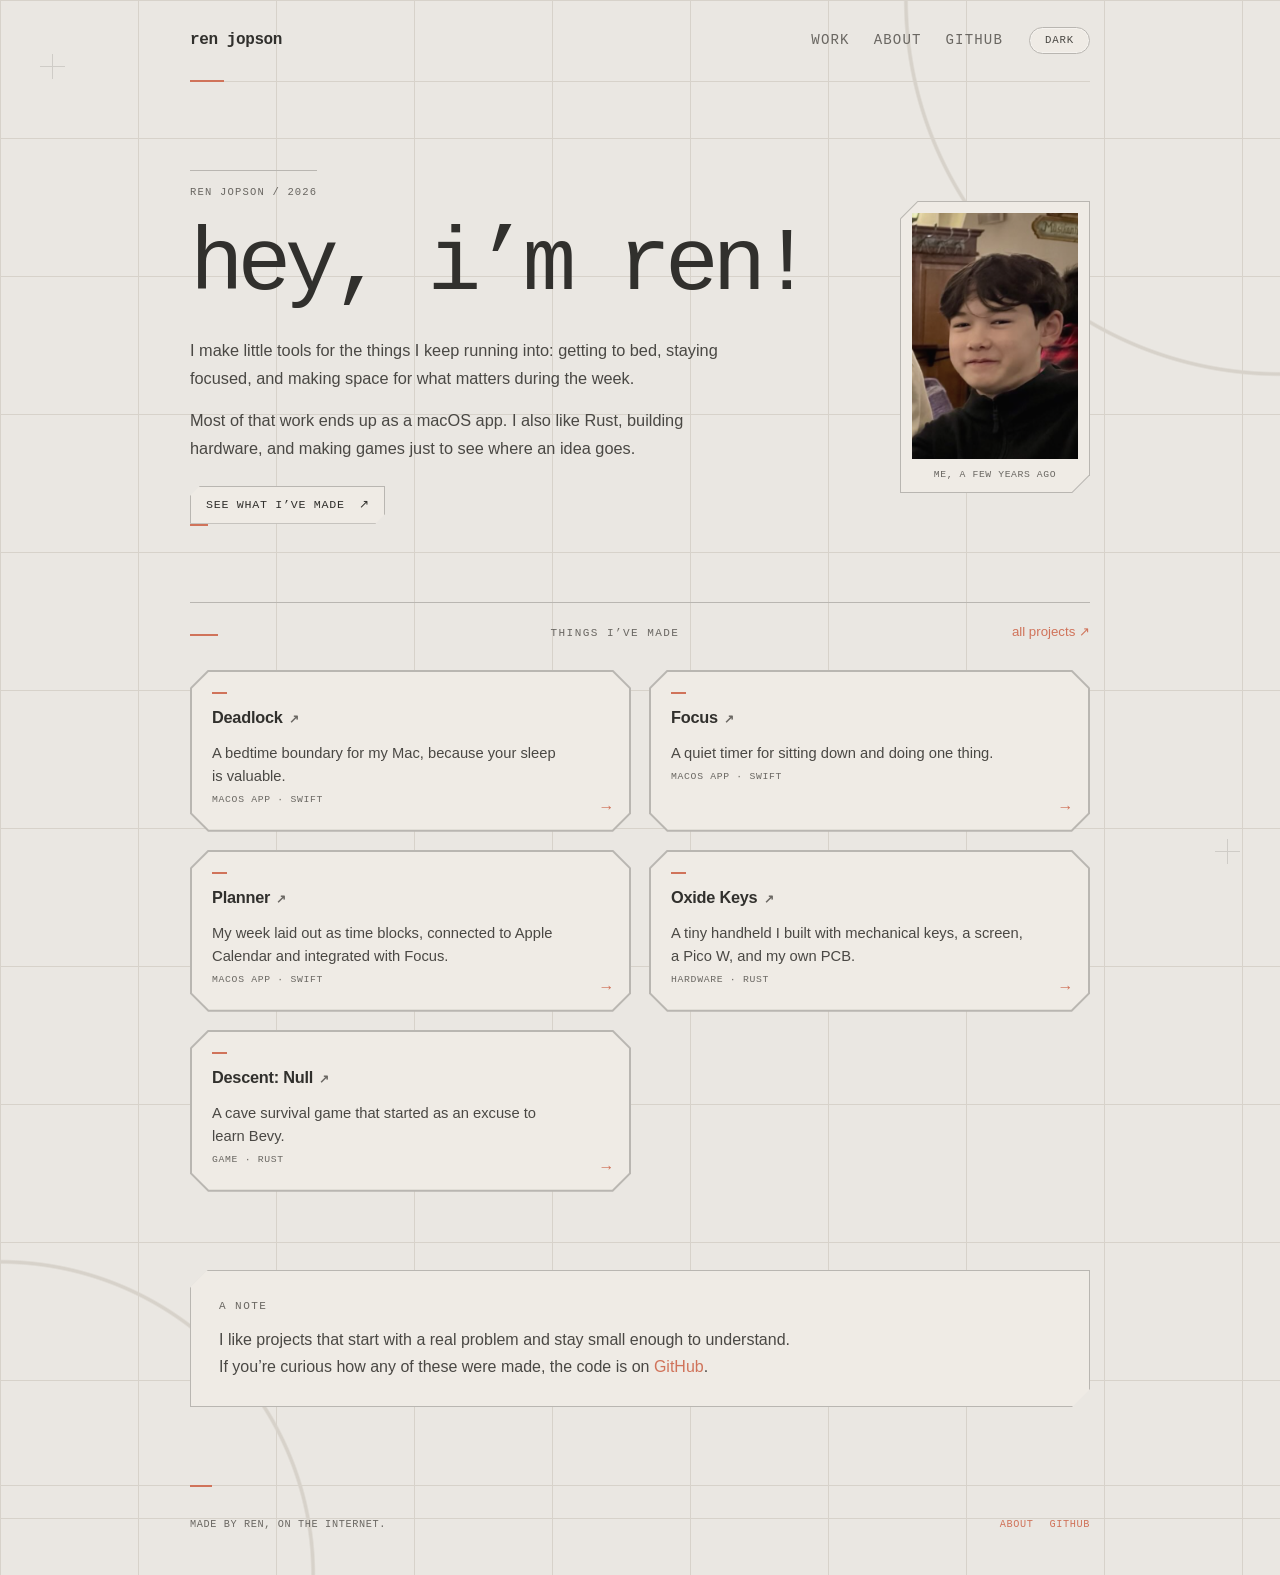
<file: index.html>
<!doctype html>
<html lang="en">
<head>
<meta charset="utf-8"><meta name="viewport" content="width=device-width,initial-scale=1">
<title>Ren Jopson | macOS apps, embedded Rust and games</title>
<meta name="description" content="Ren Jopson builds native macOS apps, embedded Rust hardware and games. Explore Deadlock, Focus, Planner, Oxide Keys and Descent: Null.">
<meta property="og:type" content="website"><meta property="og:site_name" content="Ren Jopson"><meta property="og:title" content="Ren Jopson | macOS apps, embedded Rust and games"><meta property="og:description" content="Ren Jopson builds native macOS apps, embedded Rust hardware and games. Explore Deadlock, Focus, Planner, Oxide Keys and Descent: Null."><meta property="og:url" content="https://ren-jop.github.io/"><meta name="twitter:card" content="summary"><link rel="canonical" href="https://ren-jop.github.io/">
<script>try{document.documentElement.dataset.theme=localStorage.getItem('ren-theme')|| (matchMedia('(prefers-color-scheme: dark)').matches?'dark':'light')}catch{document.documentElement.dataset.theme='light'}</script><meta name="theme-color" content="#eae7e2"><link rel="icon" type="image/svg+xml" href="/assets/favicon.svg"><link rel="stylesheet" href="/assets/portfolio.css?v=20261006-floorp">
<script defer src="/assets/portfolio.js?v=20261006-floorp"></script>
<script type="application/ld+json">{"@context":"https://schema.org","@type":"Person","name":"Ren Jopson","url":"https://ren-jop.github.io/","sameAs":["https://github.com/ren-jop"],"description":"Ren Jopson builds native macOS apps, embedded Rust hardware and games. Explore Deadlock, Focus, Planner, Oxide Keys and Descent: Null.","hasPart":[{"@type":"CreativeWork","name":"Deadlock","url":"https://ren-jop.github.io/deadlock/"},{"@type":"CreativeWork","name":"Focus","url":"https://ren-jop.github.io/focus/"},{"@type":"CreativeWork","name":"Planner","url":"https://ren-jop.github.io/planner/"},{"@type":"CreativeWork","name":"Oxide Keys","url":"https://ren-jop.github.io/oxide-keys/"},{"@type":"CreativeWork","name":"Descent: Null","url":"https://ren-jop.github.io/descent-null/"}]}</script></head>
<body class="home-page">
<header class="site-header"><div class="wrap header-inner">
  <a class="brand" href="/">Ren Jopson</a>
  <nav class="nav" aria-label="Primary"><a href="/projects/">work</a><a href="/about/">about</a><a href="https://github.com/ren-jop">github</a></nav>
  <button class="theme-toggle" type="button" aria-label="Switch to dark mode" aria-pressed="false">Dark</button><button class="mobile-toggle" type="button" aria-expanded="false">Menu</button>
</div></header>

<main>
<section class="wrap home-intro">
  <div class="intro-copy">
    <!-- EDIT YOUR INTRO: Change the heading and paragraphs below to sound like you. -->
    <h1>hey, i’m ren!</h1>
    <div class="intro">
      <p>I make little tools for the things I keep running into: getting to bed, staying focused, and making space for what matters during the week.</p>
      <p>Most of that work ends up as a macOS app. I also like Rust, building hardware, and making games just to see where an idea goes.</p>
    </div>
    <!-- END EDIT YOUR INTRO -->
    <div class="links"><a class="home-cta" href="/projects/">see what i’ve made <span aria-hidden="true">↗</span></a></div>
  </div>
  <figure class="home-portrait">
    <img src="/assets/ren-younger.png" alt="Ren as a child" width="828" height="1792" fetchpriority="high">
    <figcaption>me, a few years ago</figcaption>
  </figure>
</section>

<section class="section home-work"><div class="wrap">
  <div class="section-heading"><h2>THINGS I’VE MADE</h2><a href="/projects/">all projects <span aria-hidden="true">↗</span></a></div>
  <div class="project-list">
    <article class="project-row">
      <h3><a href="/deadlock/">Deadlock <span aria-hidden="true">↗</span></a></h3>
      <div><p>A bedtime boundary for my Mac, because your sleep is valuable.</p><div class="meta">macOS app · Swift</div></div>
    </article>
    <article class="project-row">
      <h3><a href="/focus/">Focus <span aria-hidden="true">↗</span></a></h3>
      <div><p>A quiet timer for sitting down and doing one thing.</p><div class="meta">macOS app · Swift</div></div>
    </article>
    <article class="project-row">
      <h3><a href="/planner/">Planner <span aria-hidden="true">↗</span></a></h3>
      <div><p>My week laid out as time blocks, connected to Apple Calendar and integrated with Focus.</p><div class="meta">macOS app · Swift</div></div>
    </article>
    <article class="project-row">
      <h3><a href="/oxide-keys/">Oxide Keys <span aria-hidden="true">↗</span></a></h3>
      <div><p>A tiny handheld I built with mechanical keys, a screen, a Pico W, and my own PCB.</p><div class="meta">hardware · Rust</div></div>
    </article>
    <article class="project-row">
      <h3><a href="/descent-null/">Descent: Null <span aria-hidden="true">↗</span></a></h3>
      <div><p>A cave survival game that started as an excuse to learn Bevy.</p><div class="meta">game · Rust</div></div>
    </article>
  </div>
</div></section>

<section class="section home-note"><div class="wrap">
  <p class="note-label">A NOTE</p>
  <p>I like projects that start with a real problem and stay small enough to understand. If you’re curious how any of these were made, the code is on <a href="https://github.com/ren-jop">GitHub</a>.</p>
</div></section>
</main>

<footer><div class="wrap footer-inner"><span>made by ren, on the internet.</span><div class="footer-links"><a href="/about/">about</a><a href="https://github.com/ren-jop">github</a></div></div></footer>
</body>
</html>
</file>
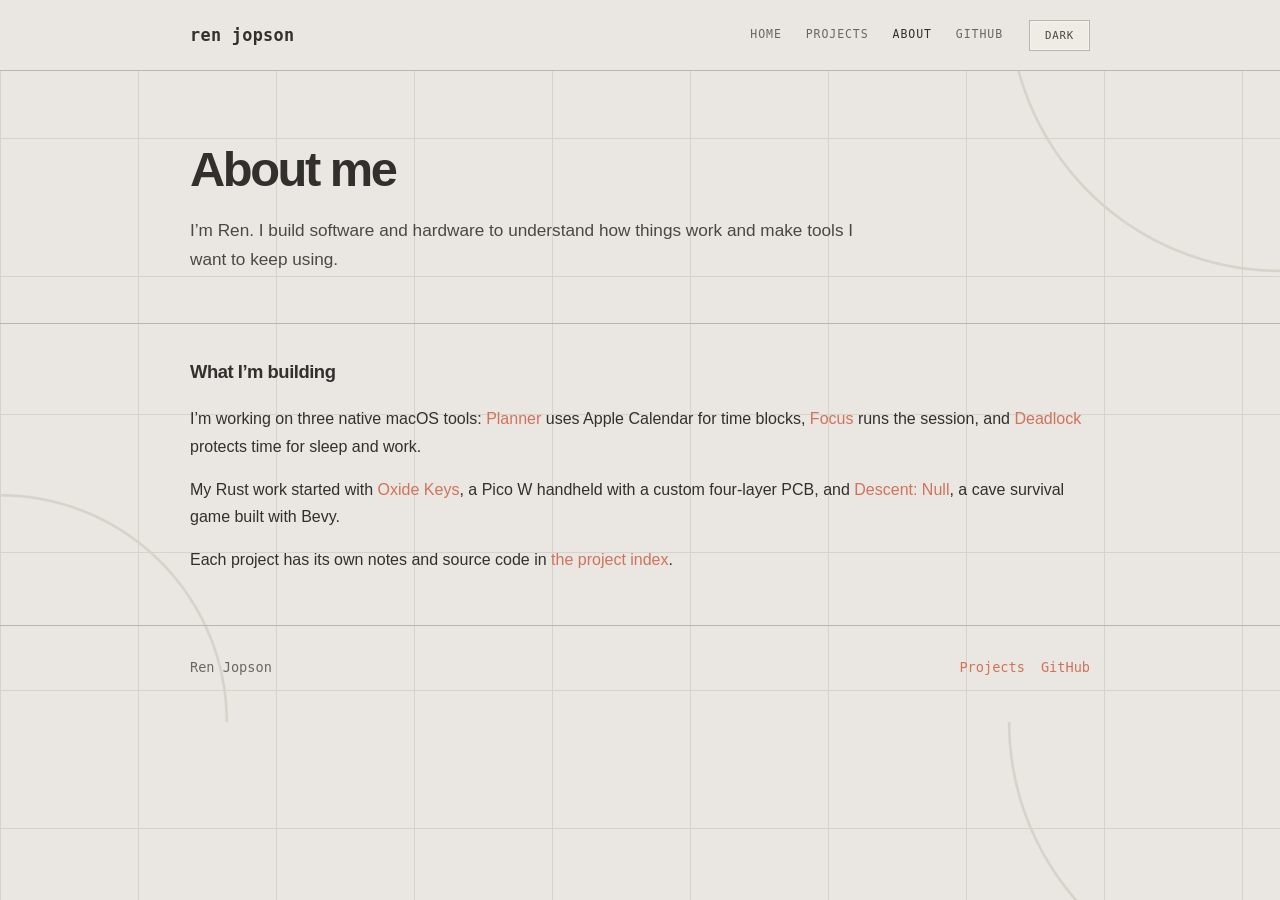
<file: about/index.html>
<!doctype html><html lang="en"><head><meta charset="utf-8"><meta name="viewport" content="width=device-width,initial-scale=1">
<title>About Ren Jopson | Software and hardware projects</title>
<meta name="description" content="Ren Jopson learns by building native macOS software, embedded Rust hardware and games. Read about the projects and how they fit together.">
<meta name="theme-color" content="#fffcf0"><meta property="og:type" content="profile"><meta property="og:title" content="About Ren Jopson"><meta property="og:description" content="Native macOS software, embedded Rust and games."><meta property="og:url" content="https://ren-jop.github.io/about/">
<link rel="canonical" href="https://ren-jop.github.io/about/"><link rel="icon" type="image/svg+xml" href="/assets/favicon.svg">
<script>try{document.documentElement.dataset.theme=localStorage.getItem('ren-theme')||(matchMedia('(prefers-color-scheme: dark)').matches?'dark':'light')}catch{document.documentElement.dataset.theme='light'}</script>
<link rel="stylesheet" href="/assets/portfolio.css?v=20260925-editorial"><script defer src="/assets/portfolio.js?v=20260925-editorial"></script>
<script type="application/ld+json">{"@context":"https://schema.org","@type":"AboutPage","name":"About Ren Jopson","url":"https://ren-jop.github.io/about/","mainEntity":{"@type":"Person","name":"Ren Jopson","url":"https://ren-jop.github.io/","sameAs":["https://github.com/ren-jop"]}}</script></head><body>
<header class="site-header"><div class="wrap header-inner"><a class="brand" href="/">Ren Jopson</a><nav class="nav" aria-label="Primary"><a href="/">Home</a><a href="/projects/">Projects</a><a aria-current="page" href="/about/">About</a><a href="https://github.com/ren-jop">GitHub</a></nav><button class="theme-toggle" type="button" aria-label="Switch to dark mode" aria-pressed="false">Dark</button><button class="mobile-toggle" type="button" aria-expanded="false">Menu</button></div></header>
<main><section class="wrap page-hero"><h1>About me</h1><p class="lede">I’m Ren. I build software and hardware to understand how things work and make tools I want to keep using.</p></section>
<section class="section"><div class="wrap"><h2>What I’m building</h2><p>I’m working on three native macOS tools: <a href="/planner/">Planner</a> uses Apple Calendar for time blocks, <a href="/focus/">Focus</a> runs the session, and <a href="/deadlock/">Deadlock</a> protects time for sleep and work.</p><p>My Rust work started with <a href="/oxide-keys/">Oxide Keys</a>, a Pico W handheld with a custom four-layer PCB, and <a href="/descent-null/">Descent: Null</a>, a cave survival game built with Bevy.</p><p>Each project has its own notes and source code in <a href="/projects/">the project index</a>.</p></div></section></main>
<footer><div class="wrap footer-inner"><span>Ren Jopson</span><div class="footer-links"><a href="/projects/">Projects</a><a href="https://github.com/ren-jop">GitHub</a></div></div></footer></body></html>
</file>
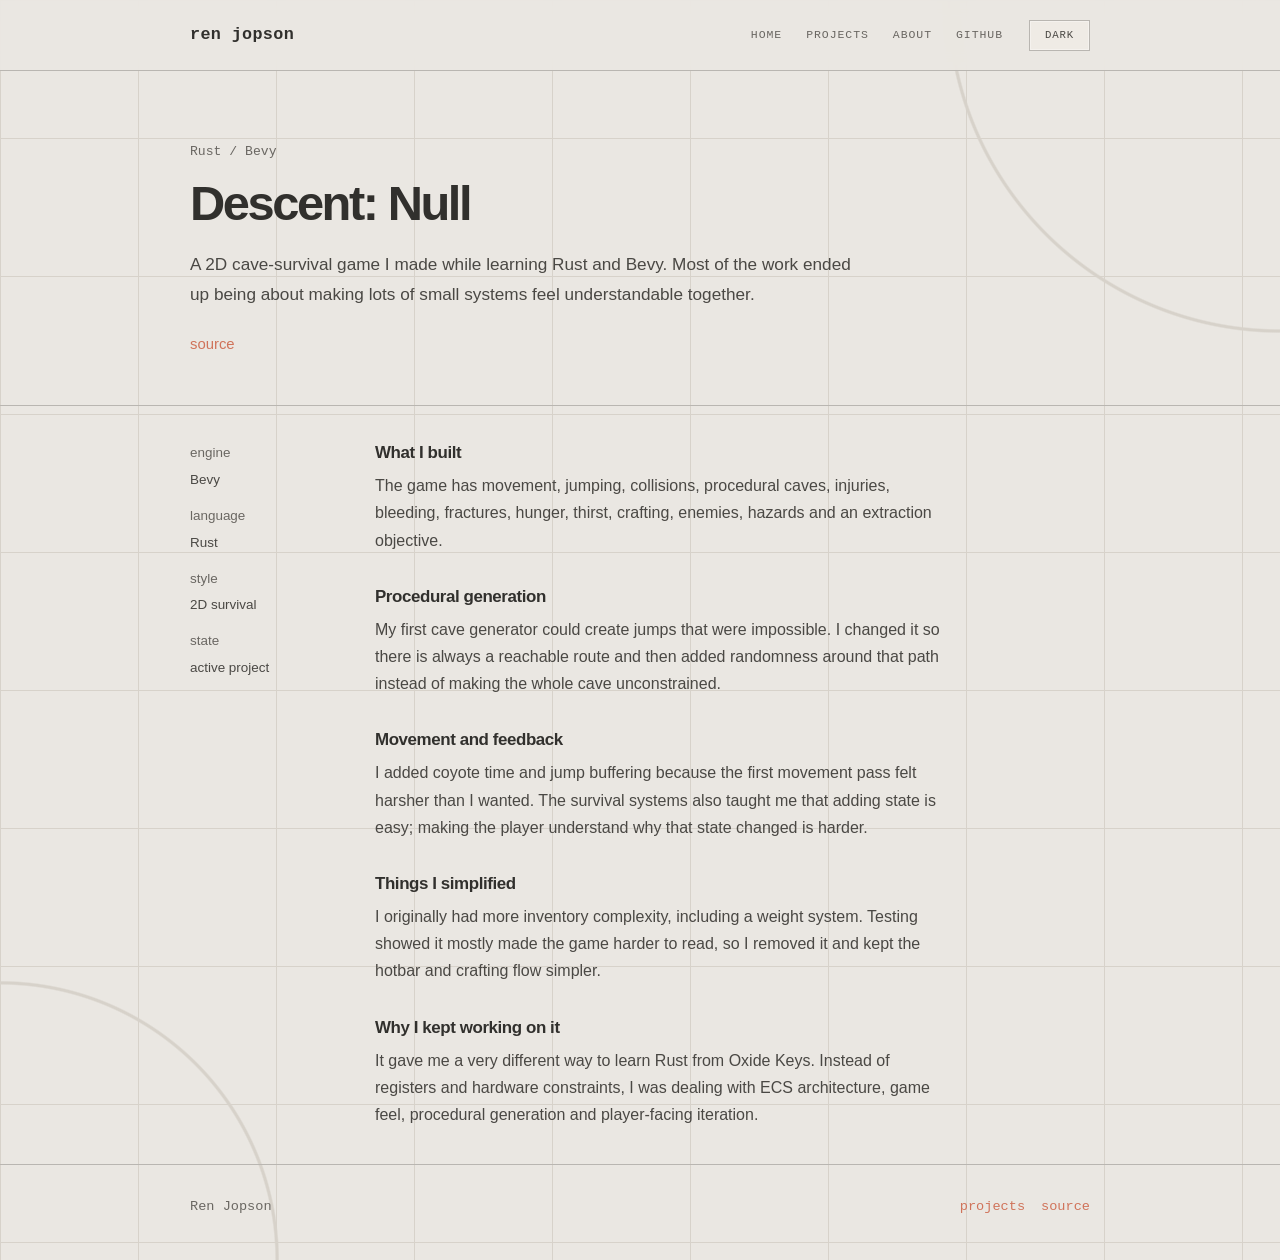
<file: descent-null/index.html>
<!doctype html><html lang="en"><head><meta charset="utf-8"><meta name="viewport" content="width=device-width,initial-scale=1"><title>Descent: Null | Bevy cave survival game — Ren Jopson</title><meta name="description" content="Ren Jopson&#x27;s Rust and Bevy cave-survival game: movement, reachable procedural caves, injuries, crafting and extraction."><meta property="og:type" content="website"><meta property="og:site_name" content="Ren Jopson"><meta property="og:title" content="Descent: Null | Bevy cave survival game — Ren Jopson"><meta property="og:description" content="Ren Jopson&#x27;s Rust and Bevy cave-survival game: movement, reachable procedural caves, injuries, crafting and extraction."><meta property="og:url" content="https://ren-jop.github.io/descent-null/"><meta name="twitter:card" content="summary"><link rel="canonical" href="https://ren-jop.github.io/descent-null/"><script>try{document.documentElement.dataset.theme=localStorage.getItem('ren-theme')|| (matchMedia('(prefers-color-scheme: dark)').matches?'dark':'light')}catch{document.documentElement.dataset.theme='light'}</script><meta name="theme-color" content="#fffcf0"><link rel="icon" type="image/svg+xml" href="/assets/favicon.svg"><link rel="stylesheet" href="/assets/portfolio.css?v=20260925-editorial"><script defer src="/assets/portfolio.js?v=20260925-editorial"></script><script type="application/ld+json">{"@context":"https://schema.org","@type":"CreativeWork","name":"Descent: Null | Bevy cave survival game \u2014 Ren Jopson","url":"https://ren-jop.github.io/descent-null/","description":"Ren Jopson's Rust and Bevy cave-survival game: movement, reachable procedural caves, injuries, crafting and extraction.","author":{"@type":"Person","name":"Ren Jopson","url":"https://ren-jop.github.io/"}}</script></head><body>
<header class="site-header"><div class="wrap header-inner"><a class="brand" href="/">Ren Jopson</a><nav class="nav"><a href="/">Home</a><a href="/projects/">Projects</a><a href="/about/">About</a><a href="https://github.com/ren-jop">GitHub</a></nav><button class="theme-toggle" type="button" aria-label="Switch to dark mode" aria-pressed="false">Dark</button><button class="mobile-toggle" type="button" aria-expanded="false">Menu</button></div></header>
<main><section class="wrap page-hero simple"><p class="eyebrow">Rust / Bevy</p><h1>Descent: Null</h1><p class="lede">A 2D cave-survival game I made while learning Rust and Bevy. Most of the work ended up being about making lots of small systems feel understandable together.</p><div class="actions"><a class="button" href="https://github.com/ren-jop/descent-null">source</a></div></section>
<section class="section"><div class="wrap details"><aside><dl><dt>engine</dt><dd>Bevy</dd><dt>language</dt><dd>Rust</dd><dt>style</dt><dd>2D survival</dd><dt>state</dt><dd>active project</dd></dl></aside><main>
<section><h2>What I built</h2><p>The game has movement, jumping, collisions, procedural caves, injuries, bleeding, fractures, hunger, thirst, crafting, enemies, hazards and an extraction objective.</p></section>
<section><h2>Procedural generation</h2><p>My first cave generator could create jumps that were impossible. I changed it so there is always a reachable route and then added randomness around that path instead of making the whole cave unconstrained.</p></section>
<section><h2>Movement and feedback</h2><p>I added coyote time and jump buffering because the first movement pass felt harsher than I wanted. The survival systems also taught me that adding state is easy; making the player understand why that state changed is harder.</p></section>
<section><h2>Things I simplified</h2><p>I originally had more inventory complexity, including a weight system. Testing showed it mostly made the game harder to read, so I removed it and kept the hotbar and crafting flow simpler.</p></section>
<section><h2>Why I kept working on it</h2><p>It gave me a very different way to learn Rust from Oxide Keys. Instead of registers and hardware constraints, I was dealing with ECS architecture, game feel, procedural generation and player-facing iteration.</p></section>
</main></div></section></main>
<footer><div class="wrap footer-inner"><span>Ren Jopson</span><div class="footer-links"><a href="/projects/">projects</a><a href="https://github.com/ren-jop/descent-null">source</a></div></div></footer></body></html>
</file>
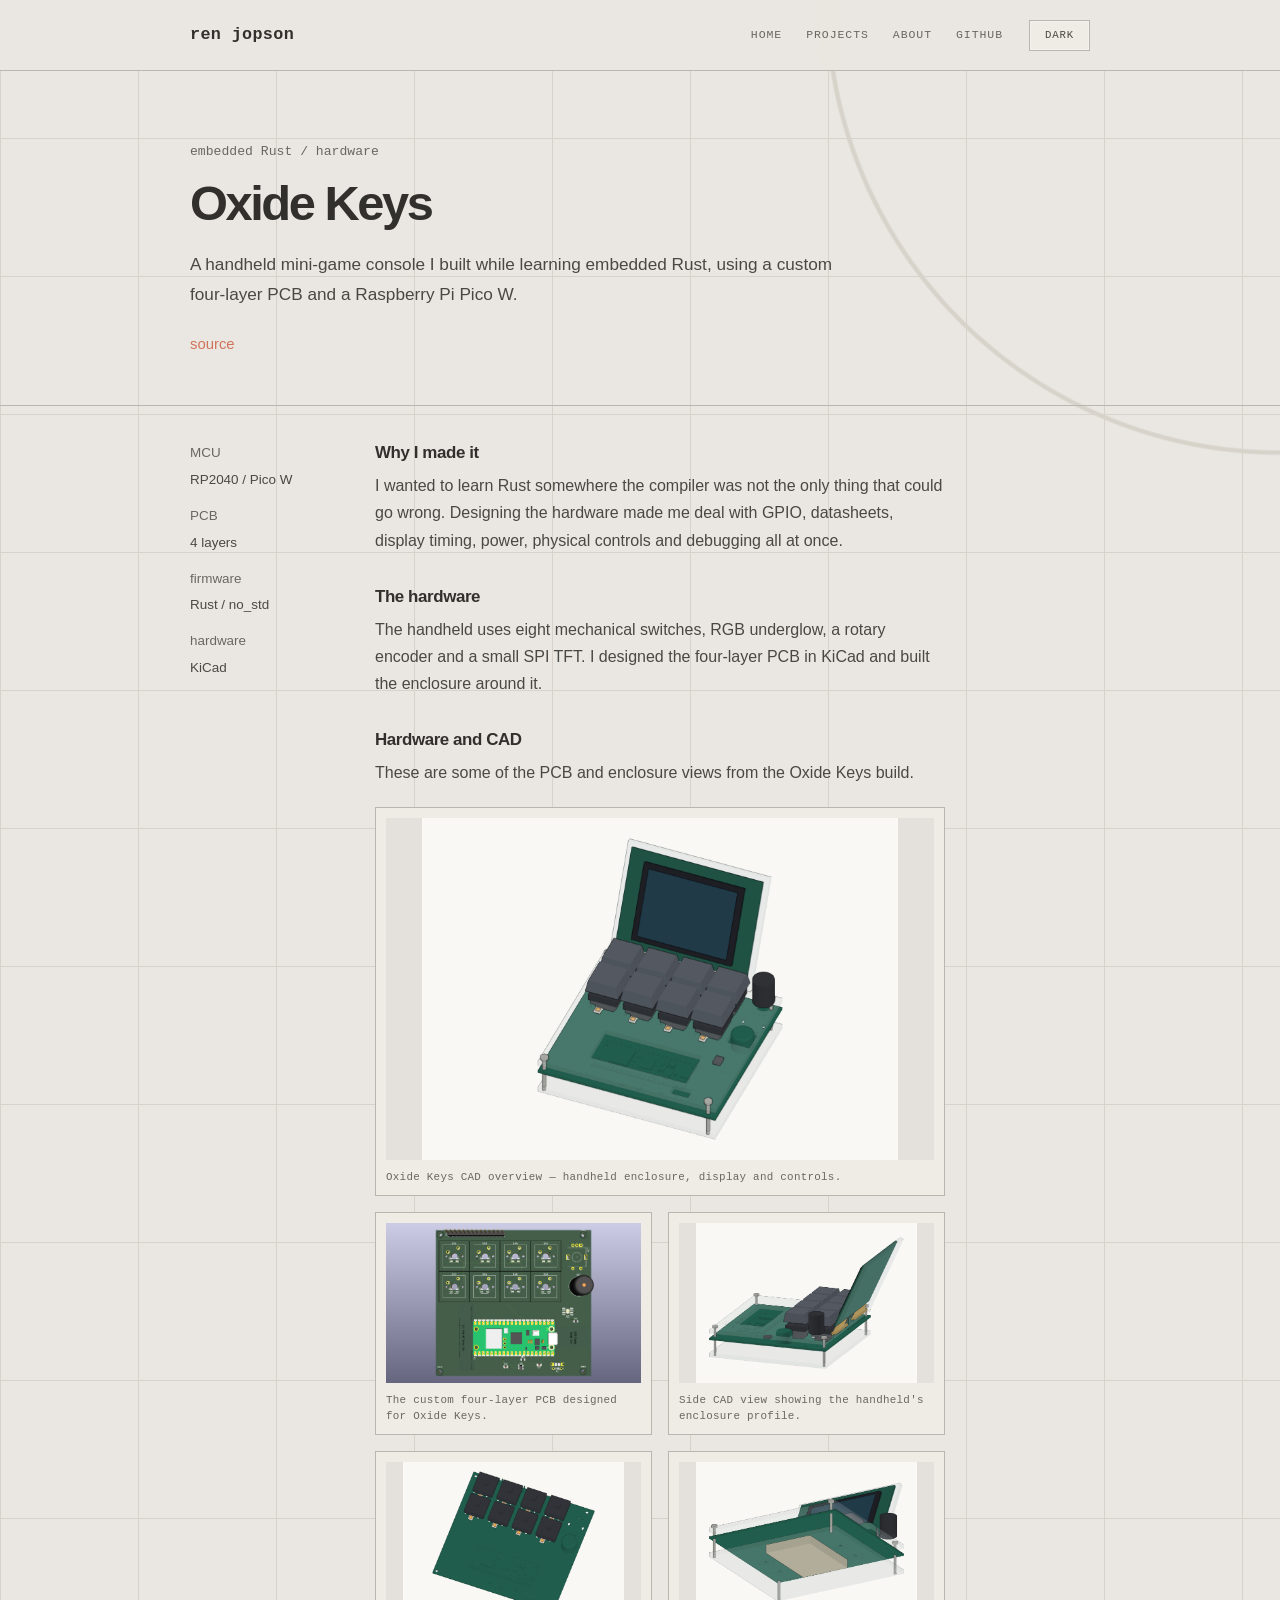
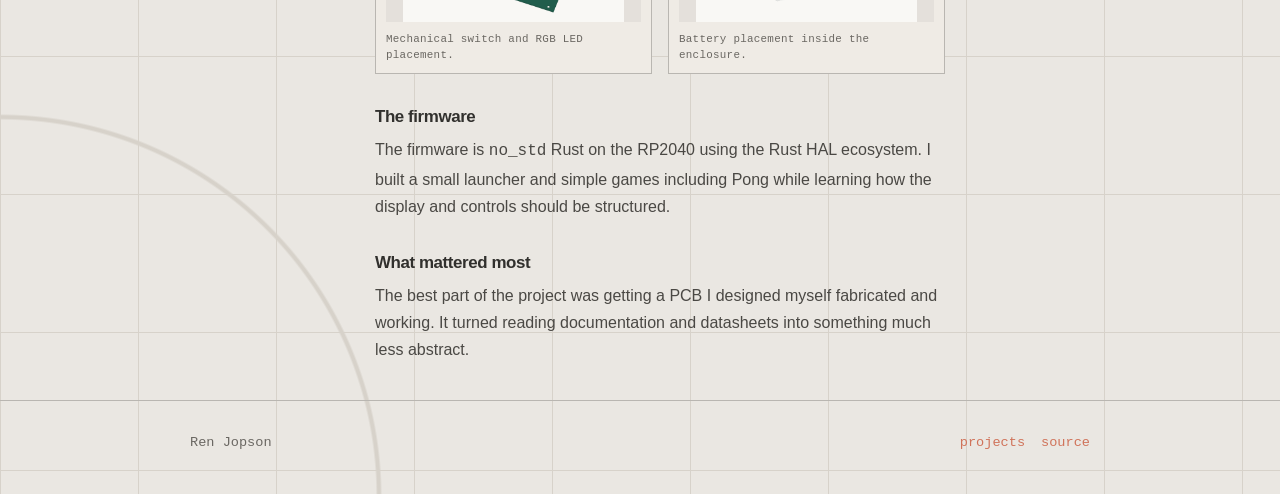
<file: oxide-keys/index.html>
<!doctype html><html lang="en"><head><meta charset="utf-8"><meta name="viewport" content="width=device-width,initial-scale=1"><title>Oxide Keys | RP2040 handheld and embedded Rust — Ren Jopson</title><meta name="description" content="How Ren Jopson designed a four-layer RP2040 handheld PCB and wrote embedded Rust firmware for its controls, display and games."><meta property="og:type" content="website"><meta property="og:site_name" content="Ren Jopson"><meta property="og:title" content="Oxide Keys | RP2040 handheld and embedded Rust — Ren Jopson"><meta property="og:description" content="How Ren Jopson designed a four-layer RP2040 handheld PCB and wrote embedded Rust firmware for its controls, display and games."><meta property="og:url" content="https://ren-jop.github.io/oxide-keys/"><meta property="og:image" content="https://ren-jop.github.io/assets/projects/oxide-keys/ren-jopson-oxide-keys-cad-overview.png"><meta property="og:image:alt" content="Oxide Keys handheld CAD overview by Ren Jopson"><meta name="twitter:card" content="summary_large_image"><meta name="twitter:image" content="https://ren-jop.github.io/assets/projects/oxide-keys/ren-jopson-oxide-keys-cad-overview.png"><link rel="canonical" href="https://ren-jop.github.io/oxide-keys/"><script>try{document.documentElement.dataset.theme=localStorage.getItem('ren-theme')|| (matchMedia('(prefers-color-scheme: dark)').matches?'dark':'light')}catch{document.documentElement.dataset.theme='light'}</script><meta name="theme-color" content="#fffcf0"><link rel="icon" type="image/svg+xml" href="/assets/favicon.svg"><link rel="stylesheet" href="/assets/portfolio.css?v=20261006-oxide-gallery"><script defer src="/assets/portfolio.js?v=20260925-editorial"></script><script type="application/ld+json">{
  "@context":"https://schema.org",
  "@type":"CreativeWork",
  "name":"Oxide Keys | RP2040 handheld and embedded Rust — Ren Jopson",
  "url":"https://ren-jop.github.io/oxide-keys/",
  "description":"How Ren Jopson designed a four-layer RP2040 handheld PCB and wrote embedded Rust firmware for its controls, display and games.",
  "author":{"@type":"Person","name":"Ren Jopson","url":"https://ren-jop.github.io/","sameAs":["https://github.com/ren-jop"]},
  "image":[
    "https://ren-jop.github.io/assets/projects/oxide-keys/ren-jopson-oxide-keys-cad-overview.png",
    "https://ren-jop.github.io/assets/projects/oxide-keys/ren-jopson-oxide-keys-pcb.png",
    "https://ren-jop.github.io/assets/projects/oxide-keys/ren-jopson-oxide-keys-side-cad.png",
    "https://ren-jop.github.io/assets/projects/oxide-keys/ren-jopson-oxide-keys-switch-led-layout.png",
    "https://ren-jop.github.io/assets/projects/oxide-keys/ren-jopson-oxide-keys-battery-cad.png"
  ]
}</script></head><body>
<header class="site-header"><div class="wrap header-inner"><a class="brand" href="/">Ren Jopson</a><nav class="nav"><a href="/">Home</a><a href="/projects/">Projects</a><a href="/about/">About</a><a href="https://github.com/ren-jop">GitHub</a></nav><button class="theme-toggle" type="button" aria-label="Switch to dark mode" aria-pressed="false">Dark</button><button class="mobile-toggle" type="button" aria-expanded="false">Menu</button></div></header>
<main><section class="wrap page-hero simple"><p class="eyebrow">embedded Rust / hardware</p><h1>Oxide Keys</h1><p class="lede">A handheld mini-game console I built while learning embedded Rust, using a custom four-layer PCB and a Raspberry Pi Pico W.</p><div class="actions"><a class="button" href="https://github.com/ren-jop/oxide-keys">source</a></div></section>
<section class="section"><div class="wrap details"><aside><dl><dt>MCU</dt><dd>RP2040 / Pico W</dd><dt>PCB</dt><dd>4 layers</dd><dt>firmware</dt><dd>Rust / no_std</dd><dt>hardware</dt><dd>KiCad</dd></dl></aside><main>
<section><h2>Why I made it</h2><p>I wanted to learn Rust somewhere the compiler was not the only thing that could go wrong. Designing the hardware made me deal with GPIO, datasheets, display timing, power, physical controls and debugging all at once.</p></section>
<section><h2>The hardware</h2><p>The handheld uses eight mechanical switches, RGB underglow, a rotary encoder and a small SPI TFT. I designed the four-layer PCB in KiCad and built the enclosure around it.</p></section>
<section class="oxide-gallery-section" aria-labelledby="oxide-gallery-title">
  <h2 id="oxide-gallery-title">Hardware and CAD</h2>
  <p>These are some of the PCB and enclosure views from the Oxide Keys build.</p>
  <div class="project-gallery">
    <figure class="project-gallery-featured">
      <img src="/assets/projects/oxide-keys/ren-jopson-oxide-keys-cad-overview.png" alt="Oxide Keys handheld CAD overview designed by Ren Jopson" loading="eager" fetchpriority="high">
      <figcaption>Oxide Keys CAD overview — handheld enclosure, display and controls.</figcaption>
    </figure>
    <figure>
      <img src="/assets/projects/oxide-keys/ren-jopson-oxide-keys-pcb.png" alt="Oxide Keys custom four-layer PCB designed by Ren Jopson" loading="lazy">
      <figcaption>The custom four-layer PCB designed for Oxide Keys.</figcaption>
    </figure>
    <figure>
      <img src="/assets/projects/oxide-keys/ren-jopson-oxide-keys-side-cad.png" alt="Side CAD view of the Oxide Keys handheld by Ren Jopson" loading="lazy">
      <figcaption>Side CAD view showing the handheld's enclosure profile.</figcaption>
    </figure>
    <figure>
      <img src="/assets/projects/oxide-keys/ren-jopson-oxide-keys-switch-led-layout.png" alt="Oxide Keys mechanical switch and RGB LED placement designed by Ren Jopson" loading="lazy">
      <figcaption>Mechanical switch and RGB LED placement.</figcaption>
    </figure>
    <figure>
      <img src="/assets/projects/oxide-keys/ren-jopson-oxide-keys-battery-cad.png" alt="Oxide Keys battery placement CAD by Ren Jopson" loading="lazy">
      <figcaption>Battery placement inside the enclosure.</figcaption>
    </figure>
  </div>
</section>
<section><h2>The firmware</h2><p>The firmware is <code>no_std</code> Rust on the RP2040 using the Rust HAL ecosystem. I built a small launcher and simple games including Pong while learning how the display and controls should be structured.</p></section>
<section><h2>What mattered most</h2><p>The best part of the project was getting a PCB I designed myself fabricated and working. It turned reading documentation and datasheets into something much less abstract.</p></section>
</main></div></section></main>
<footer><div class="wrap footer-inner"><span>Ren Jopson</span><div class="footer-links"><a href="/projects/">projects</a><a href="https://github.com/ren-jop/oxide-keys">source</a></div></div></footer></body></html>
</file>
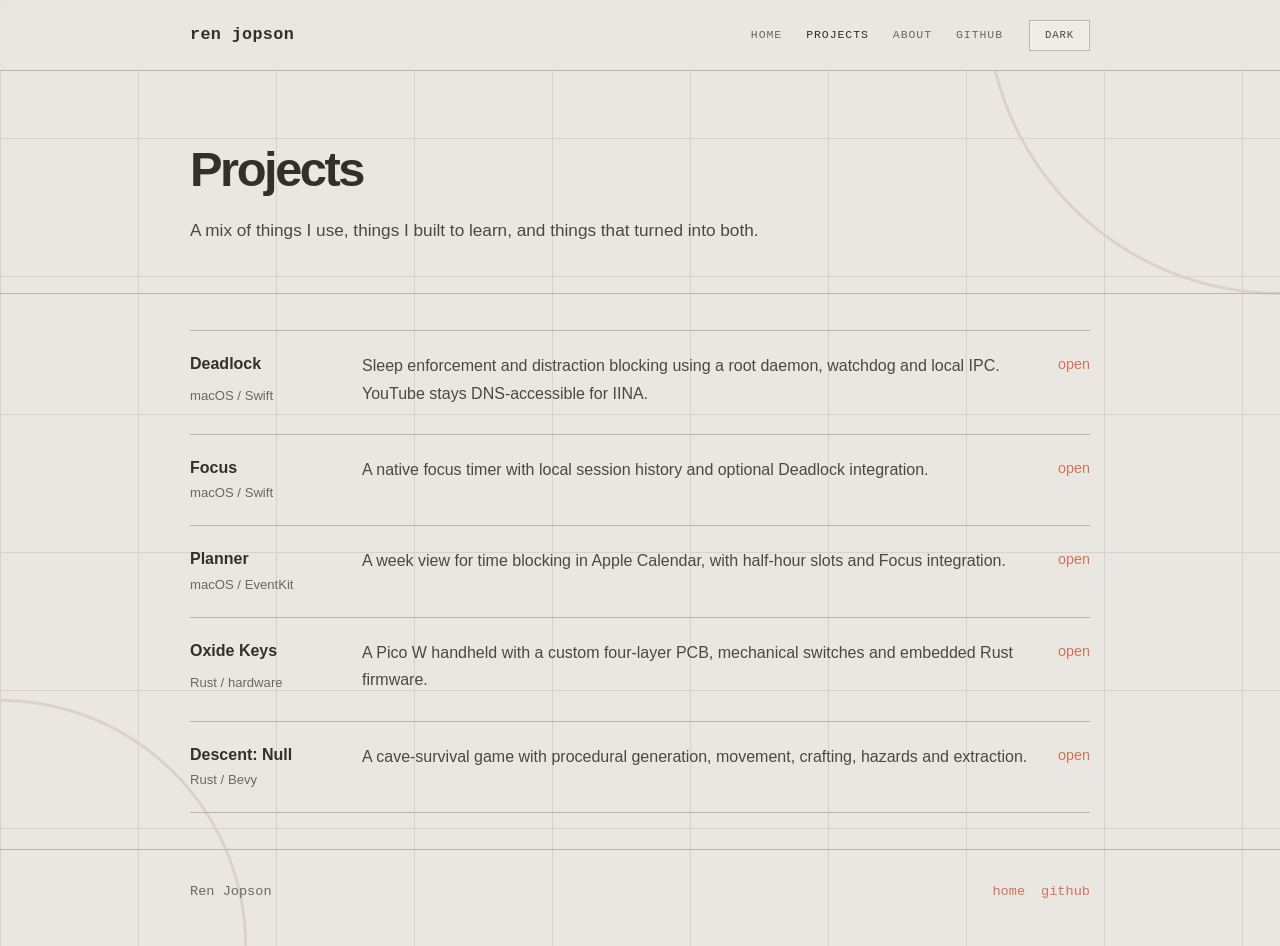
<file: projects/index.html>
<!doctype html>
<html lang="en">
<head>
<meta charset="utf-8"><meta name="viewport" content="width=device-width,initial-scale=1">
<title>Projects by Ren Jopson | Swift, Rust and hardware</title>
<meta name="description" content="Browse Ren Jopson&#x27;s macOS apps, embedded Rust handheld and Bevy game, with project notes and source code.">
<meta property="og:type" content="website"><meta property="og:site_name" content="Ren Jopson"><meta property="og:title" content="Projects by Ren Jopson | Swift, Rust and hardware"><meta property="og:description" content="Browse Ren Jopson&#x27;s macOS apps, embedded Rust handheld and Bevy game, with project notes and source code."><meta property="og:url" content="https://ren-jop.github.io/projects/"><meta name="twitter:card" content="summary"><link rel="canonical" href="https://ren-jop.github.io/projects/">
<script>try{document.documentElement.dataset.theme=localStorage.getItem('ren-theme')|| (matchMedia('(prefers-color-scheme: dark)').matches?'dark':'light')}catch{document.documentElement.dataset.theme='light'}</script><meta name="theme-color" content="#fffcf0"><link rel="icon" type="image/svg+xml" href="/assets/favicon.svg"><link rel="stylesheet" href="/assets/portfolio.css?v=20260925-editorial">
<script defer src="/assets/portfolio.js?v=20260925-editorial"></script>
<script type="application/ld+json">{"@context":"https://schema.org","@type":"CollectionPage","name":"Projects by Ren Jopson | Swift, Rust and hardware","url":"https://ren-jop.github.io/projects/","description":"Browse Ren Jopson's macOS apps, embedded Rust handheld and Bevy game, with project notes and source code.","author":{"@type":"Person","name":"Ren Jopson","url":"https://ren-jop.github.io/"}}</script></head>
<body>
<header class="site-header"><div class="wrap header-inner">
  <a class="brand" href="/">Ren Jopson</a>
  <nav class="nav"><a href="/">Home</a><a aria-current="page" href="/projects/">Projects</a><a href="/about/">About</a><a href="https://github.com/ren-jop">GitHub</a></nav>
  <button class="theme-toggle" type="button" aria-label="Switch to dark mode" aria-pressed="false">Dark</button><button class="mobile-toggle" type="button" aria-expanded="false">Menu</button>
</div></header>

<main>
<section class="wrap page-hero">
  <h1>Projects</h1>
  <p class="lede">A mix of things I use, things I built to learn, and things that turned into both.</p>
</section>

<section class="section"><div class="wrap">
  <div class="project-index">
    <div class="project-item"><h3>Deadlock</h3><span class="domain">macOS / Swift</span><p>Sleep enforcement and distraction blocking using a root daemon, watchdog and local IPC. YouTube stays DNS-accessible for IINA.</p><a class="open" href="/deadlock/">open</a></div>
    <div class="project-item"><h3>Focus</h3><span class="domain">macOS / Swift</span><p>A native focus timer with local session history and optional Deadlock integration.</p><a class="open" href="/focus/">open</a></div>
    <div class="project-item"><h3>Planner</h3><span class="domain">macOS / EventKit</span><p>A week view for time blocking in Apple Calendar, with half-hour slots and Focus integration.</p><a class="open" href="/planner/">open</a></div>
    <div class="project-item"><h3>Oxide Keys</h3><span class="domain">Rust / hardware</span><p>A Pico W handheld with a custom four-layer PCB, mechanical switches and embedded Rust firmware.</p><a class="open" href="/oxide-keys/">open</a></div>
    <div class="project-item"><h3>Descent: Null</h3><span class="domain">Rust / Bevy</span><p>A cave-survival game with procedural generation, movement, crafting, hazards and extraction.</p><a class="open" href="/descent-null/">open</a></div>
  </div>
</div></section>
</main>

<footer><div class="wrap footer-inner"><span>Ren Jopson</span><div class="footer-links"><a href="/">home</a><a href="https://github.com/ren-jop">github</a></div></div></footer>
</body>
</html>
</file>
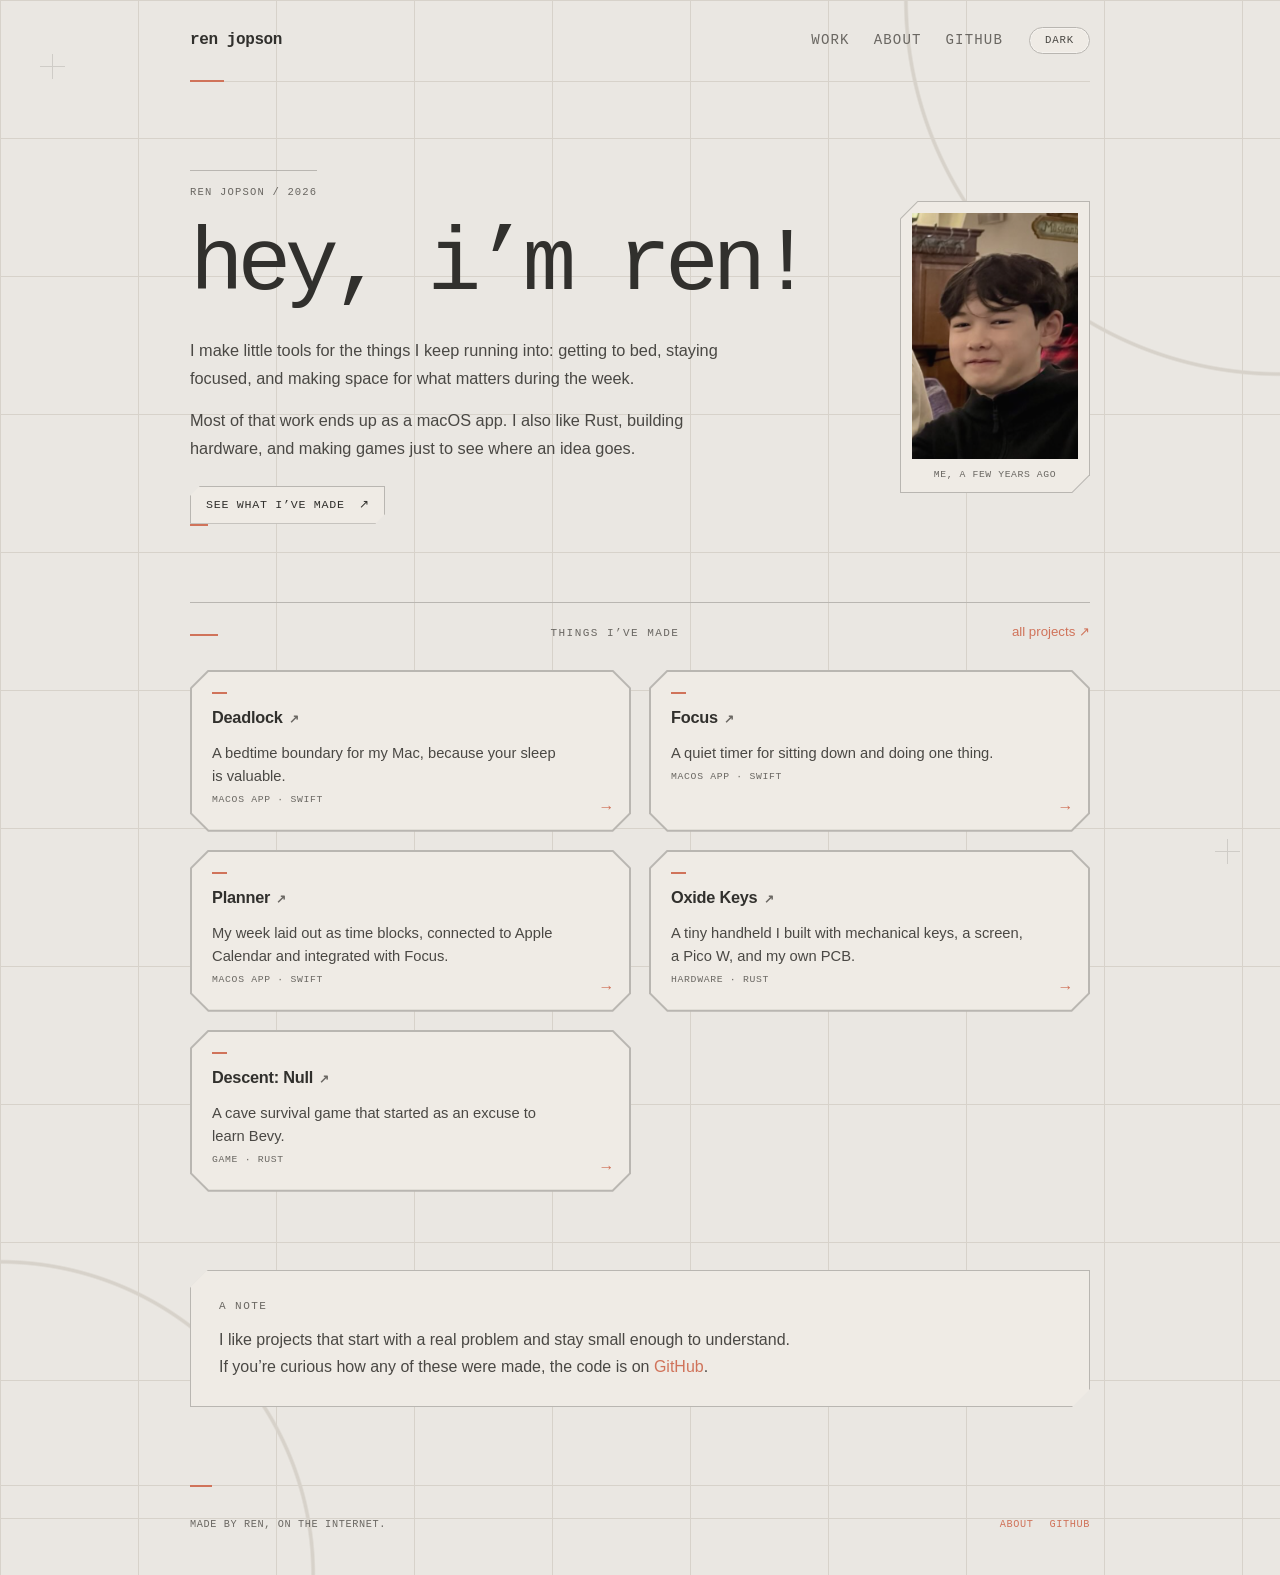
<file: ren-jopson/index.html>
<!doctype html>
<html lang="en">
<head>
<meta charset="utf-8">
<meta name="viewport" content="width=device-width,initial-scale=1">
<title>Ren Jopson</title>
<meta name="robots" content="noindex,follow">
<link rel="canonical" href="https://ren-jop.github.io/">
<meta http-equiv="refresh" content="0; url=https://ren-jop.github.io/">
<script>location.replace("https://ren-jop.github.io/" + location.search + location.hash);</script>
</head>
<body>
<p>This page moved to <a href="https://ren-jop.github.io/">ren-jop.github.io</a>.</p>
</body>
</html>
</file>
<file: assets/portfolio.css>
:root{color-scheme:light;--bg:#fffcf0;--surface:#f2f0e5;--text:#100f0f;--body:#403e3c;--muted:#6f6e69;--line:#cecdc3;--link:#205ea6;--max:760px}
:root[data-theme=dark]{color-scheme:dark;--bg:#1c1c1c;--surface:#232323;--text:#dadada;--body:#b3b3b3;--muted:#999;--line:#3f3f3f;--link:#a8c7fa}
*{box-sizing:border-box}html{background:var(--bg);scroll-behavior:smooth}body{margin:0;background:var(--bg);color:var(--text);font:1rem/1.7 -apple-system,BlinkMacSystemFont,"SF Pro Text","Segoe UI",sans-serif;-webkit-font-smoothing:antialiased}
button{font:inherit;color:inherit;cursor:pointer}a{color:var(--link);text-decoration:none;text-underline-offset:3px}a:hover{text-decoration:underline}a:focus-visible,button:focus-visible{outline:2px solid var(--link);outline-offset:3px}
code,pre,.mono{font-family:ui-monospace,"SFMono-Regular",Menlo,monospace}::selection{background:var(--link);color:var(--bg)}.wrap{width:min(var(--max),calc(100% - 40px));margin-inline:auto}
.site-header{border-bottom:1px solid var(--line)}.header-inner{min-height:78px;display:flex;align-items:center;gap:26px}.brand{font-size:1.05rem;font-weight:650;letter-spacing:-.035em;color:var(--text);white-space:nowrap}.brand:hover{text-decoration:none}
.nav{display:flex;gap:24px;align-items:center;margin-left:auto;font-size:.9rem}.nav a{color:var(--muted)}.nav a:hover,.nav a[aria-current=page]{color:var(--text);text-decoration:none}
.theme-toggle{border:1px solid var(--line);background:none;border-radius:6px;padding:6px 11px;line-height:1.4;min-width:61px;font-size:.82rem;color:var(--body)}.theme-toggle:hover{background:var(--surface)}.mobile-toggle{display:none;border:0;background:none;padding:8px;color:var(--body)}
.home-intro{padding:82px 0 52px}.home-intro h1,.page-hero h1{margin:0;color:var(--text);font-size:clamp(2.15rem,5vw,3.05rem);line-height:1.17;letter-spacing:-.05em;font-weight:650}.home-intro .intro{max-width:670px;margin-top:22px;color:var(--body);font-size:1.075rem;line-height:1.68}.intro p{margin:0 0 15px}.home-intro .links,.actions{display:flex;gap:20px;flex-wrap:wrap;margin-top:23px;font-size:.93rem}
.section{padding:36px 0;border-top:1px solid var(--line)}.section h2{margin:0 0 22px;font-size:1.15rem;letter-spacing:-.025em;line-height:1.3;font-weight:620}.section-note{margin:-8px 0 24px;color:var(--muted)}
.project-list,.project-index{border-top:1px solid var(--line)}.project-row,.project-item{display:grid;grid-template-columns:165px minmax(0,1fr);gap:22px;padding:21px 0;border-bottom:1px solid var(--line)}.project-row h3,.project-item h3{margin:0;font-size:1rem;line-height:1.5;font-weight:620}.project-row h3 a{color:var(--text)}.project-row p,.project-item p{margin:0 0 6px;color:var(--body)}.project-row .meta,.project-item .domain{font-size:.82rem;color:var(--muted)}
.project-item{grid-template-columns:150px minmax(0,1fr) auto;align-items:start}.project-item .domain{grid-column:1;grid-row:2;margin-top:-20px}.project-item p{grid-column:2;grid-row:1 / span 2}.project-item .open{grid-column:3;font-size:.9rem}.now-list{margin:0;padding-left:21px;color:var(--body)}.now-list li+li{margin-top:8px}
.page-hero{padding:70px 0 48px}.page-hero.simple{padding-bottom:48px}.eyebrow{margin:0 0 12px;color:var(--muted);font-size:.82rem}.lede{margin:18px 0 0;max-width:670px;color:var(--body);font-size:1.075rem}.button,.button-primary,.button.primary{color:var(--link)}
.details,.detail-layout{display:grid;grid-template-columns:155px minmax(0,1fr);gap:30px}.details aside,.detail-nav{align-self:start}.details dl,.detail-nav dl{margin:0;display:grid;gap:4px;font-size:.84rem}.details dt,.detail-nav dt{color:var(--muted)}.details dd,.detail-nav dd{margin:0 0 9px;color:var(--body)}.details main,.detail-main{min-width:0;max-width:570px}.details main section+section,.detail-main section+section{margin-top:32px}.details h2,.detail-main h2{margin:0 0 8px;font-size:1.06rem;font-weight:620}.details p,.detail-main p,.details ul{margin:0;color:var(--body)}.details p+p,.detail-main p+p{margin-top:12px}.details ul{padding-left:20px;margin-top:8px}
.install,.code-panel{margin-top:13px;padding:15px;background:var(--surface);border:1px solid var(--line);border-radius:5px;overflow:auto}.install pre,.code-panel pre{margin:0;font-size:.8rem;line-height:1.6}.stack,.capabilities{display:flex;flex-wrap:wrap;gap:8px;margin-top:13px;color:var(--muted);font-size:.85rem}.callout{padding:14px;border-left:2px solid var(--line);background:var(--surface);color:var(--body)}
.case-grid,.case-stack{display:block}.case-card{padding:20px 0;border-top:1px solid var(--line)}.case-card:last-child{border-bottom:1px solid var(--line)}.case-kicker{color:var(--muted);font-size:.8rem}.case-card h3{margin:6px 0 8px;font-size:1.05rem}.case-card>p{margin:0;color:var(--body)}.case-facts{margin-top:12px}.case-fact{display:grid;grid-template-columns:90px 1fr;gap:12px;padding:5px 0;font-size:.85rem}.case-fact span{color:var(--muted)}.case-fact strong{font-weight:400}.case-links{display:flex;gap:15px;margin-top:12px;font-size:.85rem}
.hero,.system-card,.install-band,.principles,.work-list,.hero-note,.page-aside{display:none}.reveal{opacity:1!important;transform:none!important}footer{padding:30px 0 42px;border-top:1px solid var(--line);color:var(--muted);font-size:.85rem}.footer-inner{display:flex;justify-content:space-between;gap:16px}.footer-links{display:flex;gap:16px}
@media(max-width:700px){.header-inner{min-height:66px;flex-wrap:wrap;gap:10px}.brand{margin-right:auto}.nav{order:4;width:100%;margin:0;display:none;padding:4px 0 14px}.mobile-toggle{display:block}body.menu-open .nav{display:flex}.home-intro{padding:58px 0 42px}.project-row,.project-item{grid-template-columns:1fr;gap:4px}.project-item .domain,.project-item p,.project-item .open{grid-column:1;grid-row:auto;margin:0}.details,.detail-layout{grid-template-columns:1fr;gap:22px}.details dl{grid-template-columns:repeat(2,1fr)}.footer-inner{flex-direction:column}}@media(prefers-reduced-motion:reduce){html{scroll-behavior:auto}}

/* Personal homepage, scoped so the project pages keep their structure. */
.home-page .wrap{--max:740px}
.home-page .site-header{border-bottom:0}
.home-page .header-inner{min-height:76px}
.home-page .brand{font-size:1rem;font-weight:650;letter-spacing:-.025em}
.home-page .nav{gap:24px;font-size:.88rem}
.home-page .theme-toggle{border-radius:999px;padding:5px 13px}
.home-page .home-intro{display:grid;grid-template-columns:minmax(0,1fr) 176px;align-items:center;gap:55px;padding:75px 0 112px}
.home-page .home-intro h1{font-size:clamp(2rem,4vw,2.45rem);font-weight:680;letter-spacing:-.055em;line-height:1.2}
.home-page .home-intro .intro{max-width:500px;margin-top:20px;font-size:1.08rem;line-height:1.72}
.home-page .intro p{margin:0 0 14px}
.home-page .home-intro .links{margin-top:24px}
.home-page .home-cta{display:inline-block;padding:8px 15px;border:1px solid var(--line);border-radius:5px;color:var(--text);font-size:.9rem}
.home-page .home-cta:hover{text-decoration:none;background:var(--surface)}
.home-portrait{margin:0;align-self:center}
.home-portrait img{display:block;width:176px;height:260px;object-fit:cover;object-position:50% 32%;border-radius:5px}
.home-portrait figcaption{margin-top:9px;color:var(--muted);text-align:center;font-size:.74rem}
.home-page .section{border:0;padding:0 0 88px}
.home-page .section-heading{display:flex;align-items:baseline;justify-content:space-between;gap:20px;margin-bottom:18px}
.home-page .section h2,.home-page .note-label{font-size:.77rem;font-weight:500;letter-spacing:.11em;color:var(--muted);margin:0}
.home-page .section-heading>a{font-size:.83rem}
.home-page .project-list{border-top:1px solid var(--line)}
.home-page .project-row{grid-template-columns:145px 1fr;gap:25px;padding:20px 0}
.home-page .project-row h3{font-size:1rem;letter-spacing:-.015em}
.home-page .project-row h3 span{font-size:.72em;color:var(--muted);margin-left:2px}
.home-page .project-row p{margin-bottom:4px;line-height:1.55}
.home-page .project-row .meta{font-size:.78rem;color:var(--muted)}
.home-page .home-note .wrap{border-top:1px solid var(--line);padding-top:28px}
.home-page .home-note .note-label{margin-bottom:10px}
.home-page .home-note p:last-child{max-width:580px;margin:0;color:var(--body);font-size:1rem;line-height:1.7}
.home-page footer{border-top:1px solid var(--line);font-family:inherit;font-style:normal}
@media(max-width:700px){
  .home-page .header-inner{min-height:72px}
  .home-page .home-intro{grid-template-columns:minmax(0,1fr) 145px;gap:22px;padding:58px 0 85px}
  .home-portrait img{width:145px;height:215px}
  .home-page .section{padding-bottom:70px}
  .home-page .project-row{grid-template-columns:1fr;gap:4px}
}
@media(max-width:540px){
  .home-page .home-intro{grid-template-columns:1fr;gap:28px}
  .home-page .home-portrait{grid-row:1}
  .home-portrait img{width:130px;height:160px}
  .home-portrait figcaption{text-align:left}
}

/* Floorp homepage visual system — 2026-10-06 */
:root{
  --bg:#eae7e2;--surface:#efebe5;--surface-strong:#f3efe9;
  --text:#31302d;--body:#4a4844;--muted:#6a6762;
  --line:#b9b6b1;--line-soft:#d7d2ca;--link:#d0735a;--accent:#d0735a;
  --max:900px;
}
:root[data-theme=dark]{
  --bg:#111a18;--surface:#19231f;--surface-strong:#202b27;
  --text:#ecefed;--body:#c2c7c3;--muted:#a19f9a;
  --line:#4d5a55;--line-soft:#27312e;--link:#d97a60;--accent:#d97a60;
}
html{
  background-color:var(--bg);
  background-image:
    linear-gradient(var(--line-soft) 1px,transparent 1px),
    linear-gradient(90deg,var(--line-soft) 1px,transparent 1px),
    radial-gradient(circle at 100% 0%,transparent 0 18.3%,var(--line-soft) 18.38% 18.48%,transparent 18.56%),
    radial-gradient(circle at 0% 100%,transparent 0 15.3%,var(--line-soft) 15.38% 15.48%,transparent 15.56%);
  background-size:138px 138px,138px 138px,100% 100%,100% 100%;
}
body{background:transparent;font-family:-apple-system,BlinkMacSystemFont,"SF Pro Text","Hiragino Sans",sans-serif}
code,pre,.mono,.meta,.eyebrow,.note-label,.theme-toggle,.mobile-toggle,.nav,.footer-inner{font-family:"SF Mono","SFMono-Regular",ui-monospace,monospace}
::selection{background:var(--accent);color:var(--bg)}
a{color:var(--link)}
a:focus-visible,button:focus-visible{outline-color:var(--accent)}
.site-header{border-bottom:1px solid var(--line);background:color-mix(in srgb,var(--bg) 94%,transparent);backdrop-filter:blur(10px)}
.header-inner{min-height:70px}
.brand{text-transform:lowercase;letter-spacing:.02em;font-family:"SF Mono","SFMono-Regular",ui-monospace,monospace;font-weight:600}
.nav{text-transform:uppercase;letter-spacing:.08em;font-size:.72rem}
.theme-toggle{border-radius:0;text-transform:uppercase;letter-spacing:.08em;font-size:.67rem;padding:7px 10px;background:var(--surface);box-shadow:inset 0 0 0 1px color-mix(in srgb,#fff 35%,transparent)}
.theme-toggle:hover{border-color:var(--accent);background:var(--surface-strong)}
footer{background:transparent}

/* Homepage: borrow the Floorp composition and hardware-card language without becoming a literal browser clone. */
.home-page{min-height:100vh}
.home-page::before,.home-page::after{
  content:"";position:fixed;width:25px;height:25px;pointer-events:none;opacity:.55;z-index:-1;
  background:
    linear-gradient(var(--line),var(--line)) center/1px 25px no-repeat,
    linear-gradient(90deg,var(--line),var(--line)) center/25px 1px no-repeat;
}
.home-page::before{left:3.1vw;top:6vh}.home-page::after{right:3.1vw;bottom:4vh}
.home-page .wrap{--max:900px}
.home-page .site-header{border:0;background:transparent;backdrop-filter:none}
.home-page .header-inner{min-height:82px;border-bottom:1px solid var(--line-soft);position:relative}
.home-page .header-inner::before{content:"";position:absolute;left:0;bottom:-1px;width:34px;height:2px;background:var(--accent)}
.home-page .home-intro{
  display:grid;grid-template-columns:minmax(0,1fr) 190px;gap:62px;align-items:center;
  padding:88px 0 78px;
}
.home-page .home-intro h1{
  max-width:650px;margin:0;font-family:"SF Mono","SFMono-Regular",ui-monospace,monospace;
  font-size:clamp(2.7rem,7vw,5.8rem);font-weight:500;line-height:.98;letter-spacing:-.07em;text-transform:lowercase;
}
.home-page .intro-copy::before{content:"REN JOPSON / 2026";display:block;width:max-content;margin-bottom:22px;padding-top:14px;border-top:1px solid var(--line);font:500 .66rem/1.4 "SF Mono","SFMono-Regular",ui-monospace,monospace;letter-spacing:.11em;color:var(--muted)}
.home-page .intro-copy::after{content:"";display:block;width:18px;height:2px;background:var(--accent);position:absolute}
.home-page .home-intro .intro{max-width:560px;margin-top:26px;color:var(--body);font-size:1.02rem;line-height:1.72}
.home-page .home-cta{
  display:inline-flex;align-items:center;gap:14px;padding:11px 15px;border:1px solid var(--line);border-radius:0;
  clip-path:polygon(10px 0,100% 0,100% calc(100% - 10px),calc(100% - 10px) 100%,0 100%,0 10px);
  background:var(--surface);color:var(--text);font:500 .73rem/1.2 "SF Mono","SFMono-Regular",ui-monospace,monospace;
  letter-spacing:.06em;text-transform:uppercase;
}
.home-page .home-cta:hover{background:var(--surface-strong);border-color:var(--accent)}
.home-portrait{position:relative;padding:12px;background:var(--line);clip-path:polygon(18px 0,100% 0,100% calc(100% - 18px),calc(100% - 18px) 100%,0 100%,0 18px)}
.home-portrait::before{content:"";position:absolute;inset:1px;background:var(--surface);clip-path:polygon(17.4px 0,100% 0,100% calc(100% - 17.4px),calc(100% - 17.4px) 100%,0 100%,0 17.4px)}
.home-portrait img,.home-portrait figcaption{position:relative;z-index:1}
.home-portrait img{width:166px;height:246px;border-radius:0;filter:saturate(.78) contrast(.96)}
.home-portrait figcaption{font:500 .61rem/1.4 "SF Mono","SFMono-Regular",ui-monospace,monospace;letter-spacing:.06em;text-transform:uppercase}
.home-page .section{padding:0 0 78px}
.home-page .section-heading{margin-bottom:18px;padding-top:18px;border-top:1px solid var(--line)}
.home-page .section-heading::before{content:"";display:block;width:28px;height:2px;margin-top:-19px;margin-bottom:16px;background:var(--accent)}
.home-page .section h2,.home-page .note-label{font-family:"SF Mono","SFMono-Regular",ui-monospace,monospace;font-size:.69rem;letter-spacing:.13em}
.home-page .project-list{display:grid;grid-template-columns:1fr 1fr;gap:18px;border:0}
.home-page .project-row{
  position:relative;display:block;padding:22px 22px 20px;border:0;background:var(--line);
  clip-path:polygon(18px 0,calc(100% - 18px) 0,100% 18px,100% calc(100% - 18px),calc(100% - 18px) 100%,18px 100%,0 calc(100% - 18px),0 18px);
  min-height:162px;transition:transform 110ms ease;
}
.home-page .project-row::before{
  content:"";position:absolute;inset:2px;z-index:-1;background:var(--surface);
  clip-path:polygon(16.8px 0,calc(100% - 16.8px) 0,100% 16.8px,100% calc(100% - 16.8px),calc(100% - 16.8px) 100%,16.8px 100%,0 calc(100% - 16.8px),0 16.8px);
}
.home-page .project-row::after{content:"→";position:absolute;right:20px;bottom:16px;color:var(--accent);font:400 1rem/1 "SF Mono","SFMono-Regular",ui-monospace,monospace}
.home-page .project-row:hover{transform:translateY(-1px)}
.home-page .project-row:hover::before{background:var(--surface-strong)}
.home-page .project-row h3{margin-bottom:14px;font:600 1.02rem/1.3 -apple-system,BlinkMacSystemFont,"SF Pro Text",sans-serif}
.home-page .project-row h3::before{content:"";display:block;width:15px;height:2px;margin-bottom:13px;background:var(--accent)}
.home-page .project-row p{max-width:90%;font-size:.92rem;line-height:1.55}
.home-page .project-row .meta{text-transform:uppercase;letter-spacing:.07em;font-size:.61rem}
.home-page .home-note .wrap{padding:26px 28px;border:1px solid var(--line);background:var(--surface);clip-path:polygon(18px 0,100% 0,100% calc(100% - 18px),calc(100% - 18px) 100%,0 100%,0 18px)}
.home-page footer{border-top:1px solid var(--line-soft)}
.home-page .footer-inner{position:relative;text-transform:uppercase;letter-spacing:.06em;font-size:.64rem}
.home-page .footer-inner::before{content:"";position:absolute;left:0;top:-31px;width:22px;height:2px;background:var(--accent)}

@media(max-width:700px){
  html{background-size:92px 92px,92px 92px,100% 100%,100% 100%}
  .home-page .home-intro{grid-template-columns:1fr 140px;gap:28px;padding:58px 0 62px}
  .home-page .home-intro h1{font-size:clamp(2.5rem,13vw,4.2rem)}
  .home-portrait{padding:9px}.home-portrait img{width:120px;height:178px}
  .home-page .project-list{grid-template-columns:1fr}
}
@media(max-width:520px){
  .home-page .home-intro{grid-template-columns:1fr}
  .home-page .home-portrait{grid-row:auto;width:138px}
  .home-page .nav{padding-top:8px}
  .home-page .project-row{min-height:148px}
}


/* Oxide Keys project image gallery */
.oxide-gallery-section{margin-top:10px}
.project-gallery{
  display:grid;
  grid-template-columns:repeat(2,minmax(0,1fr));
  gap:16px;
  margin-top:20px;
}
.project-gallery figure{
  margin:0;
  padding:10px;
  border:1px solid var(--line);
  background:var(--surface);
}
.project-gallery-featured{grid-column:1/-1}
.project-gallery img{
  display:block;
  width:100%;
  height:auto;
  aspect-ratio:16/10;
  object-fit:contain;
  background:color-mix(in srgb,var(--surface) 80%,var(--line));
}
.project-gallery figcaption{
  margin-top:9px;
  color:var(--muted);
  font:500 .68rem/1.5 "SF Mono","SFMono-Regular",ui-monospace,monospace;
  letter-spacing:.025em;
}
@media(max-width:700px){
  .project-gallery{grid-template-columns:1fr}
  .project-gallery-featured{grid-column:auto}
}
</file>
